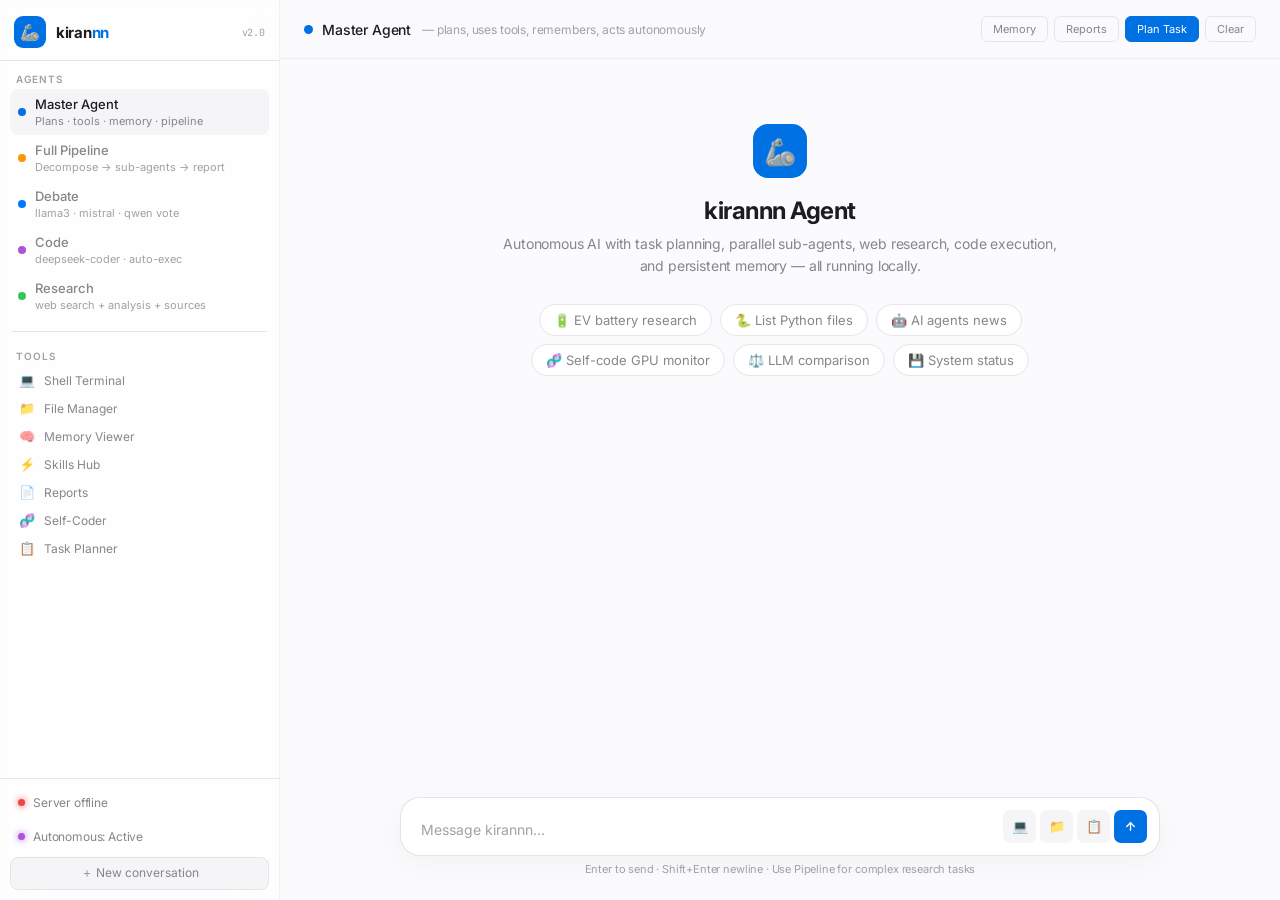
<file: index.html>
<!DOCTYPE html>
<html lang="en">
<head>
<meta charset="UTF-8"/><meta name="viewport" content="width=device-width,initial-scale=1"/>
<title>kirannn</title>
<link href="https://fonts.googleapis.com/css2?family=Inter:wght@400;500;600&family=JetBrains+Mono:wght@400;500&display=swap" rel="stylesheet">
<style>
:root{
  --bg:#fbfbfd;--sb:rgba(255, 255, 255, 0.65);--s1:#ffffff;--s2:#f5f5f7;--s3:#e8e8ed;
  --b:#e5e5ea;--b2:#d1d1d6;--t:#1d1d1f;--m:#86868b;--d:#a1a1a6;
  --acc:#0071e3;--acc2:rgba(0,113,227,.13);
  --blue:#007aff;--pur:#af52de;--grn:#34c759;--org:#ff9500;--pnk:#ff2d55;--ind:#5856d6;
  --font:'Inter', -apple-system, BlinkMacSystemFont, 'Segoe UI', Roboto, Helvetica, Arial, sans-serif;
  --mono:'JetBrains Mono', SFMono-Regular, Consolas, monospace;
}
*{box-sizing:border-box;margin:0;padding:0; -webkit-font-smoothing: antialiased;}
body{font-family:var(--font);background:var(--bg);color:var(--t);height:100vh;display:flex;overflow:hidden; letter-spacing: -0.01em;}

/* SIDEBAR */
#sb{width:280px;min-width:280px;background:var(--sb);backdrop-filter: blur(20px) saturate(180%); -webkit-backdrop-filter: blur(20px) saturate(180%); display:flex;flex-direction:column;border-right:1px solid rgba(0,0,0,0.05);height:100vh;overflow-y:auto; z-index: 10;}
.logo{padding:16px 14px 12px;display:flex;align-items:center;gap:10px;border-bottom:1px solid var(--b);flex-shrink:0}
.logo-ico{width:32px;height:32px;background:var(--acc);border-radius:9px;display:grid;place-items:center;font-size:16px;flex-shrink:0}
.logo-txt{font-size:15px;font-weight:700;letter-spacing:-.02em}
.logo-txt span{color:var(--acc)}
.logo-ver{margin-left:auto;font-size:10px;color:var(--d);font-family:var(--mono)}

.sec{padding:12px 10px 6px}
.sec-lbl{font-size:10px;font-weight:600;color:var(--d);text-transform:uppercase;letter-spacing:.1em;padding:0 6px;margin-bottom:4px}

.ab{display:flex;align-items:center;gap:9px;padding:7px 8px;border-radius:8px;cursor:pointer;transition:background .15s;border:none;background:none;width:100%;color:var(--m);font-family:var(--font);font-size:13px;text-align:left}
.ab:hover{background:var(--s1);color:var(--t)}
.ab.active{background:var(--s2);color:var(--t)}
.adot{width:8px;height:8px;border-radius:50%;flex-shrink:0}
.ameta strong{display:block;font-weight:500;font-size:13px}
.ameta small{font-size:11px;color:var(--d)}
.ab.active .ameta small{color:var(--m)}

hr.div{border:none;border-top:1px solid var(--b);margin:6px 12px}

.tb{display:flex;align-items:center;gap:8px;padding:6px 8px;border-radius:7px;cursor:pointer;font-size:12px;color:var(--m);transition:all .15s;border:none;background:none;width:100%;font-family:var(--font)}
.tb:hover{background:var(--s1);color:var(--t)}
.tb-ico{font-size:13px;width:18px;text-align:center}

.sb-foot{margin-top:auto;padding:10px;border-top:1px solid var(--b);display:flex;flex-direction:column;gap:7px;flex-shrink:0}
.stat-row{display:flex;align-items:center;gap:8px;font-size:12px;color:var(--m);padding:6px 8px;background:var(--s1);border-radius:7px}
.pulse{width:7px;height:7px;border-radius:50%;background:var(--grn);box-shadow:0 0 7px var(--grn);animation:pa 2s infinite}
.pulse.off{background:#ef4444;box-shadow:0 0 7px #ef4444;animation:none}
@keyframes pa{0%,100%{opacity:1}50%{opacity:.35}}
.new-btn{width:100%;padding:7px;background:var(--s2);border:1px solid var(--b);border-radius:8px;color:var(--m);font-size:12px;font-family:var(--font);cursor:pointer;display:flex;align-items:center;justify-content:center;gap:6px;transition:all .15s}
.new-btn:hover{background:var(--s3);color:var(--t)}

/* MAIN */
#main{flex:1;display:flex;flex-direction:column;overflow:hidden}

/* TOPBAR */
#top{padding:16px 24px;background: rgba(251, 251, 253, 0.8); backdrop-filter: blur(12px); border-bottom:1px solid rgba(0,0,0,0.05);display:flex;align-items:center;justify-content:space-between;flex-shrink:0; z-index: 5;}
.tl{display:flex;align-items:center;gap:9px}
.tl-dot{width:9px;height:9px;border-radius:50%}
.tl-name{font-size:14px;font-weight:500}
.tl-desc{font-size:12px;color:var(--d);margin-left:2px}
.tr{display:flex;gap:6px}
.tbtn{padding:5px 11px;background:transparent;border:1px solid var(--b);border-radius:6px;color:var(--m);font-size:11px;font-family:var(--font);cursor:pointer;transition:all .15s}
.tbtn:hover{background:var(--s1);color:var(--t)}
.tbtn.accent{background:var(--acc);border-color:var(--acc);color:#fff}
.tbtn.accent:hover{opacity:.85}

/* MESSAGES */
#msgs{flex:1;overflow-y:auto;padding:20px 0}
#msgs::-webkit-scrollbar{width:3px}
#msgs::-webkit-scrollbar-thumb{background:var(--b);border-radius:2px}
.mw{max-width:760px;margin:0 auto;padding:4px 20px;animation:fu .2s ease}
@keyframes fu{from{opacity:0;transform:translateY(6px)}to{opacity:1;transform:translateY(0)}}

/* User */
.ur{display:flex;justify-content:flex-end; margin-bottom: 24px;}
.ub{background:var(--acc);color:#ffffff;border-radius:20px 20px 4px 20px;padding:12px 18px;font-size:15px;line-height:1.55;max-width:75%; box-shadow: 0 4px 14px rgba(0, 113, 227, 0.15);}

/* AI */
.air{display:flex;flex-direction:column;gap:10px; margin-bottom: 24px;}
.ai-who{display:flex;align-items:center;gap:7px;font-size:12px;font-weight:600;text-transform:uppercase;letter-spacing:.05em;color:var(--m)}
.ai-dot{width:8px;height:8px;border-radius:50%}
.ai-body{font-size:15px;line-height:1.7;padding-left:15px; color:var(--t);}

/* Plan card */
.plan-card{margin-left:13px;background:var(--s1);border:1px solid var(--b);border-radius:10px;padding:14px;margin-bottom:8px}
.plan-title{font-size:12px;font-weight:600;color:var(--acc);text-transform:uppercase;letter-spacing:.06em;margin-bottom:10px;display:flex;align-items:center;gap:6px}
.plan-step{display:flex;align-items:flex-start;gap:8px;padding:5px 0;border-bottom:1px solid var(--b);font-size:12px}
.plan-step:last-child{border-bottom:none}
.ps-badge{font-size:10px;font-weight:600;padding:2px 6px;border-radius:4px;flex-shrink:0;font-family:var(--mono)}
.ps-parallel{background:rgba(96,165,250,.15);color:var(--blue)}
.ps-seq{background:rgba(250,150,60,.15);color:var(--org)}

/* Tool trace */
.trace{padding-left:13px;display:flex;flex-direction:column;gap:4px;margin-bottom:6px}
.trace-item{background:var(--s1);border-radius:6px;padding:5px 10px;font-size:12px;font-family:var(--mono);color:var(--m);border-left:2px solid var(--acc);display:flex;align-items:center;gap:6px}
.ti-ok{border-left-color:var(--grn)}
.ti-name{color:var(--acc);font-weight:500}
.ti-ok .ti-name{color:var(--grn)}

/* Debate */
.dg{padding-left:13px;display:flex;flex-direction:column;gap:8px}
.mc{background:var(--s1);border-radius:9px;padding:11px 13px}
.mh{font-size:11px;font-weight:600;text-transform:uppercase;letter-spacing:.07em;margin-bottom:6px;display:flex;align-items:center;gap:6px}
.md-dot{width:6px;height:6px;border-radius:50%;display:inline-block}
.mt{font-size:13.5px;line-height:1.6}
.best-card{background:rgba(232,66,12,.07);border:1px solid rgba(232,66,12,.22);border-radius:9px;padding:11px 13px}
.best-h{font-size:11px;font-weight:600;text-transform:uppercase;letter-spacing:.07em;color:var(--acc);margin-bottom:6px}

/* Research */
.rc{padding-left:13px}
.src-list{display:flex;flex-wrap:wrap;gap:6px;margin-top:8px}
.src-chip{font-size:11px;padding:3px 8px;background:var(--s1);border-radius:4px;color:var(--m);font-family:var(--mono);white-space:nowrap;overflow:hidden;text-overflow:ellipsis;max-width:200px}

/* Confidence badges */
.conf-high{color:#4ade80;font-weight:600}
.conf-med{color:#fbbf24;font-weight:600}
.conf-low{color:#f87171;font-weight:600}

/* Code */
pre{background:var(--s1);border-radius:8px;padding:12px;font-family:var(--mono);font-size:12.5px;overflow-x:auto;margin:8px 0;border:1px solid var(--b)}
code{font-family:var(--mono);font-size:12.5px;background:var(--s1);padding:2px 5px;border-radius:4px}

/* Typing */
.typing{max-width:760px;margin:0 auto;padding:8px 20px}
.dots{display:flex;gap:4px;padding-left:13px}
.dots span{width:6px;height:6px;background:var(--d);border-radius:50%;animation:bo 1.2s infinite}
.dots span:nth-child(2){animation-delay:.2s}
.dots span:nth-child(3){animation-delay:.4s}
@keyframes bo{0%,60%,100%{transform:translateY(0)}30%{transform:translateY(-5px)}}

/* Welcome */
#wc{max-width:600px;margin:45px auto;padding:0 20px;text-align:center}
.wc-ico{width:54px;height:54px;background:var(--acc);border-radius:15px;display:grid;place-items:center;font-size:26px;margin:0 auto 18px}
.wc-t{font-size:24px;font-weight:700;letter-spacing:-.02em;margin-bottom:8px}
.wc-s{font-size:14px;color:var(--m);line-height:1.6;margin-bottom:26px}
.chips{display:flex;flex-wrap:wrap;gap:8px;justify-content:center}
.chip{padding:7px 14px;background:var(--s1);border:1px solid var(--b);border-radius:20px;font-size:13px;color:var(--m);cursor:pointer;transition:all .15s;font-family:var(--font)}
.chip:hover{background:var(--s2);color:var(--t);border-color:var(--m)}

/* INPUT */
#inp{padding:16px 24px 24px;flex-shrink:0;background: linear-gradient(0deg, var(--bg) 60%, transparent);}
.ib{max-width:760px;margin:0 auto;background:var(--s1);border:1px solid rgba(0,0,0,0.1);border-radius:20px;display:flex;align-items:flex-end;gap:8px;padding:12px 12px 12px 20px;transition:all .2s; box-shadow: 0 8px 30px rgba(0,0,0,0.04);}
.ib:focus-within{border-color:var(--acc); box-shadow: 0 8px 30px rgba(0, 113, 227, 0.1);}
#pr{flex:1;background:none;border:none;outline:none;color:var(--t);font-size:14px;font-family:var(--font);line-height:1.5;resize:none;max-height:150px;min-height:24px}
#pr::placeholder{color:var(--d)}
.ia{display:flex;gap:4px}
.iab{width:33px;height:33px;border-radius:7px;border:none;background:var(--s2);color:var(--m);cursor:pointer;display:grid;place-items:center;font-size:13px;transition:all .15s;flex-shrink:0}
.iab:hover{background:var(--b);color:var(--t)}
#sb-btn{background:var(--acc);color:#fff}
#sb-btn:hover{opacity:.85}
#sb-btn:disabled{opacity:.3;cursor:not-allowed}
.hint{max-width:760px;margin:6px auto 0;text-align:center;font-size:11px;color:var(--d)}

/* MODALS */
.mb{position:fixed;inset:0;background:rgba(0,0,0,.3);display:flex;align-items:center;justify-content:center;z-index:100;backdrop-filter:blur(8px); -webkit-backdrop-filter:blur(8px);}
.mo{background:rgba(255,255,255,0.85);backdrop-filter:blur(25px) saturate(200%); -webkit-backdrop-filter:blur(25px) saturate(200%); border:1px solid rgba(0,0,0,0.1);border-radius:24px;padding:28px;width:520px;max-width:95vw;max-height:85vh;overflow-y:auto; box-shadow: 0 24px 48px rgba(0,0,0,0.1);}
.mo h3{font-size:18px;font-weight:600;margin-bottom:20px;display:flex;align-items:center;gap:10px;letter-spacing:-0.02em;}
.mo input,.mo textarea,.mo select{width:100%;background:var(--bg);border:1px solid var(--b2);border-radius:12px;padding:12px 16px;color:var(--t);font-size:14px;font-family:var(--font);outline:none;margin-bottom:12px; transition:border 0.2s;}
.mo input:focus,.mo textarea:focus{border-color:var(--acc); box-shadow: 0 0 0 3px var(--acc2);}
.mo textarea{resize:vertical;min-height:100px;font-family:var(--mono); line-height:1.5;}
.mbtns{display:flex;gap:8px;justify-content:flex-end;margin-top:4px}
.mbtn{padding:7px 15px;border-radius:7px;border:none;cursor:pointer;font-size:13px;font-family:var(--font)}
.mbtn.p{background:var(--acc);color:#fff}
.mbtn.s{background:var(--s2);color:var(--m)}
.mbtn.s:hover{background:var(--s3);color:var(--t)}
.pre-out{background:var(--bg);border:1px solid var(--b);border-radius:7px;padding:10px;font-family:var(--mono);font-size:12px;color:var(--grn);min-height:60px;white-space:pre-wrap;margin-bottom:8px;display:none;max-height:200px;overflow-y:auto}
.hidden{display:none!important}

/* Pipeline progress */
.pipe-steps{display:flex;gap:0;margin:8px 0;padding-left:13px}
.ps{display:flex;align-items:center;gap:5px;font-size:11px;color:var(--d)}
.ps-dot{width:22px;height:22px;border-radius:50%;background:var(--s2);border:2px solid var(--b);display:grid;place-items:center;font-size:10px;flex-shrink:0}
.ps-dot.done{background:var(--grn);border-color:var(--grn);color:#000}
.ps-dot.active{background:var(--acc);border-color:var(--acc);color:#fff;animation:pa .8s infinite}
.ps-line{width:30px;height:2px;background:var(--b)}
.ps-line.done{background:var(--grn)}

/* Report card */
.rep-card{margin-left:13px;background:rgba(74,222,128,.06);border:1px solid rgba(74,222,128,.2);border-radius:9px;padding:10px 13px;font-size:12px;display:flex;align-items:center;gap:8px}
.rep-card a{color:var(--grn);text-decoration:none;font-family:var(--mono)}
.rep-card a:hover{text-decoration:underline}
</style>
</head>
<body>

<aside id="sb">
  <div class="logo">
    <div class="logo-ico">🦾</div>
    <div class="logo-txt">kiran<span>nn</span></div>
    <div class="logo-ver">v2.0</div>
  </div>

  <div class="sec">
    <div class="sec-lbl">Agents</div>
    <button class="ab active" id="btn-agent" onclick="sel('agent')">
      <div class="adot" style="background:var(--acc)"></div>
      <div class="ameta"><strong>Master Agent</strong><small>Plans · tools · memory · pipeline</small></div>
    </button>
    <button class="ab" id="btn-pipeline" onclick="sel('pipeline')">
      <div class="adot" style="background:var(--org)"></div>
      <div class="ameta"><strong>Full Pipeline</strong><small>Decompose → sub-agents → report</small></div>
    </button>
    <button class="ab" id="btn-debate" onclick="sel('debate')">
      <div class="adot" style="background:var(--blue)"></div>
      <div class="ameta"><strong>Debate</strong><small>llama3 · mistral · qwen vote</small></div>
    </button>
    <button class="ab" id="btn-code" onclick="sel('code')">
      <div class="adot" style="background:var(--pur)"></div>
      <div class="ameta"><strong>Code</strong><small>deepseek-coder · auto-exec</small></div>
    </button>
    <button class="ab" id="btn-research" onclick="sel('research')">
      <div class="adot" style="background:var(--grn)"></div>
      <div class="ameta"><strong>Research</strong><small>web search + analysis + sources</small></div>
    </button>
  </div>

  <hr class="div"/>

  <div class="sec">
    <div class="sec-lbl">Tools</div>
    <button class="tb" onclick="openMo('sh-mo')"><span class="tb-ico">💻</span>Shell Terminal</button>
    <button class="tb" onclick="openMo('fi-mo')"><span class="tb-ico">📁</span>File Manager</button>
    <button class="tb" onclick="openMo('mm-mo')"><span class="tb-ico">🧠</span>Memory Viewer</button>
    <button class="tb" onclick="openMo('sk-mo')"><span class="tb-ico">⚡</span>Skills Hub</button>
    <button class="tb" onclick="openMo('rp-mo')"><span class="tb-ico">📄</span>Reports</button>
    <button class="tb" onclick="openMo('sc-mo')"><span class="tb-ico">🧬</span>Self-Coder</button>
    <button class="tb" onclick="openMo('pl-mo')"><span class="tb-ico">📋</span>Task Planner</button>
  </div>

  <div class="sb-foot">
    <div class="stat-row"><div class="pulse" id="srvdot"></div><span id="srvtxt">Checking…</span></div>
    <div class="stat-row"><div class="pulse" style="background:var(--pur);box-shadow:0 0 7px var(--pur)"></div><span>Autonomous: Active</span></div>
    <button class="new-btn" onclick="newChat()">＋ New conversation</button>
  </div>
</aside>

<main id="main">
  <div id="top">
    <div class="tl">
      <div class="tl-dot" id="tldot" style="background:var(--acc)"></div>
      <span class="tl-name" id="tlname">Master Agent</span>
      <span class="tl-desc" id="tldesc">— plans, uses tools, remembers, acts autonomously</span>
    </div>
    <div class="tr">
      <button class="tbtn" onclick="openMo('mm-mo')">Memory</button>
      <button class="tbtn" onclick="openMo('rp-mo')">Reports</button>
      <button class="tbtn accent" onclick="openMo('pl-mo')">Plan Task</button>
      <button class="tbtn" onclick="newChat()">Clear</button>
    </div>
  </div>

  <div id="msgs">
    <div id="wc">
      <div class="wc-ico">🦾</div>
      <div class="wc-t">kirannn Agent</div>
      <div class="wc-s">Autonomous AI with task planning, parallel sub-agents, web research, code execution, and persistent memory — all running locally.</div>
      <div class="chips">
        <button class="chip" onclick="chip('Research the impact of solid-state batteries on the EV market')">🔋 EV battery research</button>
        <button class="chip" onclick="chip('Write and run a Python script to find all .py files in C:/my_ai_team')">🐍 List Python files</button>
        <button class="chip" onclick="chip('What are the latest developments in autonomous AI agents?')">🤖 AI agents news</button>
        <button class="chip" onclick="chip('Create a new skill for monitoring GPU usage')">🧬 Self-code GPU monitor</button>
        <button class="chip" onclick="chip('Analyze and compare GPT-4 vs Claude vs Gemini capabilities')">⚖️ LLM comparison</button>
        <button class="chip" onclick="chip('Check what models are loaded in Ollama and show system status')">💾 System status</button>
      </div>
    </div>
  </div>

  <div id="inp">
    <div class="ib">
      <textarea id="pr" rows="1" placeholder="Message kirannn…" onkeydown="hk(event)" oninput="ar(this)"></textarea>
      <div class="ia">
        <button class="iab" title="Shell" onclick="openMo('sh-mo')">💻</button>
        <button class="iab" title="Files" onclick="openMo('fi-mo')">📁</button>
        <button class="iab" title="Plan" onclick="openMo('pl-mo')">📋</button>
        <button id="sb-btn" class="iab" onclick="send()" title="Send">
          <svg width="13" height="13" viewBox="0 0 24 24" fill="none" stroke="currentColor" stroke-width="2.5" stroke-linecap="round"><line x1="12" y1="19" x2="12" y2="5"/><polyline points="5 12 12 5 19 12"/></svg>
        </button>
      </div>
    </div>
    <div class="hint">Enter to send · Shift+Enter newline · Use Pipeline for complex research tasks</div>
  </div>
</main>

<!-- SHELL MODAL -->
<div class="mb hidden" id="sh-mo">
  <div class="mo">
    <h3>💻 Shell Terminal</h3>
    <input id="sh-cmd" placeholder="e.g. ollama ps  or  dir C:\my_ai_team" onkeydown="if(event.key=='Enter')runShell()"/>
    <div class="pre-out" id="sh-out"></div>
    <div class="mbtns">
      <button class="mbtn s" onclick="closeMo('sh-mo')">Close</button>
      <button class="mbtn p" onclick="runShell()">▶ Run</button>
    </div>
  </div>
</div>

<!-- FILE MODAL -->
<div class="mb hidden" id="fi-mo">
  <div class="mo">
    <h3>📁 File Manager</h3>
    <input id="fi-path" placeholder="Path e.g. C:\my_ai_team" oninput="debList()"/>
    <div id="fi-list" style="background:var(--bg);border:1px solid var(--b);border-radius:7px;padding:8px;font-size:12px;font-family:var(--mono);min-height:60px;max-height:180px;overflow-y:auto;margin-bottom:8px;color:var(--m)">Enter a path above</div>
    <textarea id="fi-cont" placeholder="File content (to write)…" rows="4"></textarea>
    <div class="mbtns">
      <button class="mbtn s" onclick="closeMo('fi-mo')">Close</button>
      <button class="mbtn s" onclick="readFile()">Read</button>
      <button class="mbtn p" onclick="writeFile()">Write</button>
    </div>
  </div>
</div>

<!-- MEMORY MODAL -->
<div class="mb hidden" id="mm-mo">
  <div class="mo" style="width:620px">
    <h3>🧠 Memory Viewer</h3>
    <div id="mm-cont" style="background:var(--bg);border:1px solid var(--b);border-radius:7px;padding:12px;font-size:12px;font-family:var(--mono);max-height:320px;overflow-y:auto;white-space:pre-wrap;margin-bottom:8px;color:var(--m)">Loading…</div>
    <input id="mm-entry" placeholder="Add to memory…"/>
    <div class="mbtns">
      <button class="mbtn s" onclick="closeMo('mm-mo')">Close</button>
      <button class="mbtn s" onclick="loadEpisodic()">View Episodic Stats</button>
      <button class="mbtn p" onclick="saveMem()">Save to Memory</button>
    </div>
  </div>
</div>

<!-- SKILLS MODAL -->
<div class="mb hidden" id="sk-mo">
  <div class="mo">
    <h3>⚡ Skills Hub</h3>
    <div id="sk-list" style="font-size:13px;min-height:60px;margin-bottom:12px">Loading…</div>
    <div class="mbtns"><button class="mbtn s" onclick="closeMo('sk-mo')">Close</button></div>
  </div>
</div>

<!-- REPORTS MODAL -->
<div class="mb hidden" id="rp-mo">
  <div class="mo" style="width:600px">
    <h3>📄 Saved Reports</h3>
    <div id="rp-list" style="font-size:13px;min-height:60px;margin-bottom:8px">Loading…</div>
    <div id="rp-view" style="background:var(--bg);border:1px solid var(--b);border-radius:7px;padding:12px;font-size:12px;max-height:300px;overflow-y:auto;white-space:pre-wrap;display:none;color:var(--m);font-family:var(--mono);margin-bottom:8px"></div>
    <div class="mbtns"><button class="mbtn s" onclick="closeMo('rp-mo')">Close</button></div>
  </div>
</div>

<!-- SELF-CODER MODAL -->
<div class="mb hidden" id="sc-mo">
  <div class="mo">
    <h3>🧬 Self-Coder — Create New Skill</h3>
    <p style="font-size:12px;color:var(--m);margin-bottom:10px">Describe a capability you want. kirannn will write the Python code and add it to Skills Hub automatically.</p>
    <input id="sc-cap" placeholder="e.g. Monitor GPU temperature and usage on Windows"/>
    <div class="pre-out" id="sc-out"></div>
    <div class="mbtns">
      <button class="mbtn s" onclick="closeMo('sc-mo')">Close</button>
      <button class="mbtn p" onclick="runSelfCode()">🧬 Generate Skill</button>
    </div>
  </div>
</div>

<!-- TASK PLANNER MODAL -->
<div class="mb hidden" id="pl-mo">
  <div class="mo" style="width:620px">
    <h3>📋 Task Planner</h3>
    <p style="font-size:12px;color:var(--m);margin-bottom:10px">Enter a complex goal. kirannn will decompose it into sub-tasks and show you the plan before executing.</p>
    <input id="pl-goal" placeholder="e.g. Research the impact of AI on the job market in India"/>
    <div id="pl-result" style="background:var(--bg);border:1px solid var(--b);border-radius:7px;padding:12px;font-size:12px;font-family:var(--mono);max-height:300px;overflow-y:auto;white-space:pre-wrap;display:none;margin-bottom:8px;color:var(--m)"></div>
    <div class="mbtns">
      <button class="mbtn s" onclick="closeMo('pl-mo')">Close</button>
      <button class="mbtn s" onclick="planOnly()">📋 Plan Only</button>
      <button class="mbtn p" onclick="planAndExecute()">⚡ Plan + Execute</button>
    </div>
  </div>
</div>

<script>
const API='http://127.0.0.1:8000';
let ag='agent', sid=rndId();
function rndId(){return Math.random().toString(36).slice(2,8)}

const AGENTS={
  agent:    {c:'#e8420c', desc:'— plans, uses tools, remembers, acts autonomously', lbl:'Master Agent'},
  pipeline: {c:'#fb923c', desc:'— full decompose → parallel sub-agents → synthesized report', lbl:'Full Pipeline'},
  debate:   {c:'#60a5fa', desc:'— three models debate, qwen votes best', lbl:'Debate'},
  code:     {c:'#a78bfa', desc:'— deepseek-coder with auto-execution', lbl:'Code'},
  research: {c:'#4ade80', desc:'— web search + extraction + confidence analysis', lbl:'Research'},
};

// ── Status ──────────────────────────────────────────────────────────────────
async function checkStatus(){
  try{
    const r=await fetch(API+'/health',{signal:AbortSignal.timeout(3000)});
    const d=await r.json();
    const ok=d.ollama==='ok';
    document.getElementById('srvdot').className='pulse'+(ok?'':' off');
    document.getElementById('srvtxt').textContent=ok?`Online · ${d.models?.length||0} models`:'Ollama offline';
  }catch{
    document.getElementById('srvdot').className='pulse off';
    document.getElementById('srvtxt').textContent='Server offline';
  }
}
checkStatus(); setInterval(checkStatus,15000);

// ── Agent select ─────────────────────────────────────────────────────────────
function sel(name){
  ag=name;
  document.querySelectorAll('.ab').forEach(b=>b.classList.remove('active'));
  document.getElementById('btn-'+name).classList.add('active');
  const a=AGENTS[name];
  document.getElementById('tldot').style.background=a.c;
  document.getElementById('tlname').textContent=a.lbl;
  document.getElementById('tldesc').textContent=a.desc;
  newChat();
}

function newChat(){
  document.getElementById('msgs').innerHTML=`
    <div id="wc">
      <div class="wc-ico">🦾</div>
      <div class="wc-t">kirannn Agent</div>
      <div class="wc-s">Autonomous AI with task planning, parallel sub-agents, web research, code execution, and persistent memory.</div>
      <div class="chips">
        <button class="chip" onclick="chip('Research the impact of solid-state batteries on the EV market')">🔋 EV battery research</button>
        <button class="chip" onclick="chip('Write and run Python to list all .py files in current dir')">🐍 Run Python code</button>
        <button class="chip" onclick="chip('What is the latest in autonomous AI agents?')">🤖 AI agents news</button>
        <button class="chip" onclick="chip('Create a new skill for monitoring GPU usage')">🧬 Self-code GPU monitor</button>
      </div>
    </div>`;
  sid=rndId();
}

function chip(t){document.getElementById('pr').value=t;send();}

// ── Send ──────────────────────────────────────────────────────────────────────
async function send(){
  const ta=document.getElementById('pr');
  const text=ta.value.trim();
  if(!text)return;
  const w=document.getElementById('wc'); if(w)w.remove();
  ta.value=''; ta.style.height='auto';
  document.getElementById('sb-btn').disabled=true;
  appendUser(text);
  const typing=appendTyping();
  try{
    const endpoint=ag==='pipeline'?'/chat/pipeline':
                   ag==='debate'?'/chat/debate':
                   ag==='code'?'/chat/code':
                   ag==='research'?'/chat/research':'/chat/agent';
    const r=await fetch(API+endpoint,{
      method:'POST', headers:{'Content-Type':'application/json'},
      body:JSON.stringify({message:text,session_id:sid})
    });
    typing.remove();
    if(!r.ok)throw new Error(`HTTP ${r.status}`);
    const data=await r.json();
    appendAI(data);
  }catch(e){
    typing.remove();
    appendErr(e.message);
  }
  document.getElementById('sb-btn').disabled=false;
  ta.focus();
}

// ── Render messages ──────────────────────────────────────────────────────────
function appendUser(text){
  const m=document.getElementById('msgs');
  const d=document.createElement('div');d.className='mw';
  d.innerHTML=`<div class="ur"><div class="ub">${esc(text)}</div></div>`;
  m.appendChild(d);scroll();
}

function appendTyping(){
  const m=document.getElementById('msgs');
  const d=document.createElement('div');d.className='typing';
  d.innerHTML='<div class="dots"><span></span><span></span><span></span></div>';
  m.appendChild(d);scroll();return d;
}

function appendAI(data){
  const m=document.getElementById('msgs');
  const d=document.createElement('div');d.className='mw';
  const a=AGENTS[ag];
  let h=`<div class="air">
    <div class="ai-who"><div class="ai-dot" style="background:${a.c}"></div>${esc(a.lbl)}</div>`;

  // Pipeline mode — show plan + progress
  if(data.plan){
    h+=`<div class="plan-card"><div class="plan-title">📋 Task Plan</div>
      <div style="font-size:12px;font-family:var(--mono);color:var(--m);white-space:pre-wrap">${esc(data.plan).slice(0,800)}</div>
    </div>`;
  }

  // Tool trace
  const trace=data.trace||[];
  if(trace.length){
    h+='<div class="trace">';
    trace.forEach(t=>{
      const ok=t.result?.success!==false;
      h+=`<div class="trace-item ${ok?'ti-ok':''}">
        <span class="ti-name">${esc(t.tool||'')}</span>
        ${t.args?'<span style="color:var(--d)">'+esc(JSON.stringify(t.args)).slice(0,50)+'</span>':''}
        <span style="margin-left:auto">${ok?'✓':'✗'}</span>
      </div>`;
    });
    h+='</div>';
  }

  // Debate mode
  if(data.responses){
    const mc={llama3:'#fb923c',mistral:'#f472b6','qwen2.5:7b':'#818cf8',qwen:'#818cf8'};
    h+='<div class="dg">';
    for(const[m2,resp]of Object.entries(data.responses)){
      const c=mc[m2]||'#60a5fa';
      h+=`<div class="mc"><div class="mh" style="color:${c}"><span class="md-dot" style="background:${c}"></span>${esc(m2.toUpperCase())}</div>
        <div class="mt">${fmt(String(resp).slice(0,500))}</div></div>`;
    }
    if(data.best){
      h+=`<div class="best-card"><div class="best-h">⭐ Best — ${esc(data.winner||'')}</div>
        <div style="font-size:14px;line-height:1.65">${fmt(String(data.best))}</div></div>`;
    }
    h+='</div>';
  } else {
    // Normal response with confidence highlighting
    const resp=data.response||data.research||data.analysis||data.result||JSON.stringify(data);
    let formatted=fmt(String(resp));
    formatted=formatted.replace(/\[HIGH\]/g,'<span class="conf-high">[HIGH]</span>');
    formatted=formatted.replace(/\[MEDIUM\]/g,'<span class="conf-med">[MEDIUM]</span>');
    formatted=formatted.replace(/\[LOW\]/g,'<span class="conf-low">[LOW]</span>');
    h+=`<div class="ai-body">${formatted}</div>`;
  }

  // Research sources
  if(data.sources?.length){
    h+='<div class="rc"><div style="font-size:11px;color:var(--d);margin-bottom:4px">Sources</div><div class="src-list">';
    data.sources.forEach(s=>{ h+=`<div class="src-chip" title="${esc(s)}">${esc(s.replace(/https?:\/\//,'').slice(0,40))}</div>`; });
    h+='</div></div>';
  }

  // Report saved
  if(data.report_path){
    h+=`<div class="rep-card">📄 Report saved: <a href="#" onclick="viewReport('${esc(data.report_path.split(/[\\/]/).pop())}');return false">${esc(data.report_path.split(/[\\/]/).pop())}</a></div>`;
  }

  // Executed code output
  if(data.executed?.stdout){
    h+=`<div class="trace"><div class="trace-item ti-ok"><span class="ti-name">executed</span><pre style="margin:4px 0 0;font-size:11px">${esc(data.executed.stdout.slice(0,500))}</pre></div></div>`;
  }

  h+='</div>';
  d.innerHTML=h; m.appendChild(d);scroll();
}

function appendErr(msg){
  const m=document.getElementById('msgs');
  const d=document.createElement('div');d.className='mw';
  d.innerHTML=`<div class="air"><div class="ai-who"><div class="ai-dot" style="background:#ef4444"></div>Error</div>
    <div class="ai-body" style="color:#ef4444">⚠️ ${esc(msg)}<br><small style="color:var(--d)">Is uvicorn running? → uvicorn api.server:app --reload</small></div></div>`;
  m.appendChild(d);scroll();
}

function fmt(text){
  text=text.replace(/```(\w*)\n?([\s\S]*?)```/g,'<pre><code>$2</code></pre>');
  text=text.replace(/`([^`]+)`/g,'<code>$1</code>');
  text=text.replace(/\n/g,'<br>');
  return text;
}
function scroll(){const m=document.getElementById('msgs');m.scrollTop=m.scrollHeight}
function esc(s){return String(s).replace(/&/g,'&amp;').replace(/</g,'&lt;').replace(/>/g,'&gt;')}

// ── Modals ───────────────────────────────────────────────────────────────────
function openMo(id){
  document.getElementById(id).classList.remove('hidden');
  if(id==='mm-mo')loadMem();
  if(id==='sk-mo')loadSkills();
  if(id==='rp-mo')loadReports();
}
function closeMo(id){document.getElementById(id).classList.add('hidden')}
document.querySelectorAll('.mb').forEach(b=>{b.addEventListener('click',e=>{if(e.target===b)b.classList.add('hidden')})});

// Shell
async function runShell(){
  const cmd=document.getElementById('sh-cmd').value.trim();
  if(!cmd)return;
  const out=document.getElementById('sh-out');
  out.style.display='block'; out.textContent='Running…';
  try{
    const r=await fetch(API+'/shell',{method:'POST',headers:{'Content-Type':'application/json'},body:JSON.stringify({command:cmd})});
    const d=await r.json();
    out.textContent=d.stdout||d.stderr||'No output';
  }catch(e){out.textContent='Error: '+e.message}
}
document.getElementById('sh-cmd').addEventListener('keydown',e=>{if(e.key==='Enter')runShell()});

// Files
let listT;
function debList(){clearTimeout(listT);listT=setTimeout(listFiles,600)}
async function listFiles(){
  const path=document.getElementById('fi-path').value||'.';
  const el=document.getElementById('fi-list');
  try{
    const r=await fetch(API+'/files?path='+encodeURIComponent(path));
    const d=await r.json();
    if(d.result){
      el.innerHTML=d.result.map(i=>`<div style="padding:2px 0;cursor:pointer" onclick="document.getElementById('fi-path').value='${path.replace(/\\/g,'/')}/${i.name}';debList()">${i.type==='dir'?'📁':'📄'} ${i.name} ${i.size!=null?'<span style="color:var(--d)">('+i.size+' B)</span>':''}</div>`).join('');
    }else el.textContent=JSON.stringify(d);
  }catch(e){el.textContent='Error: '+e.message}
}
async function readFile(){
  const path=document.getElementById('fi-path').value;
  if(!path)return;
  const r=await fetch(API+'/files/read?path='+encodeURIComponent(path));
  const d=await r.json();
  document.getElementById('fi-cont').value=d.result||d.error||'';
}
async function writeFile(){
  const path=document.getElementById('fi-path').value;
  const content=document.getElementById('fi-cont').value;
  if(!path)return;
  const r=await fetch(API+'/files/write',{method:'POST',headers:{'Content-Type':'application/json'},body:JSON.stringify({path,content})});
  const d=await r.json();
  alert(d.result||d.error);
}

// Memory
async function loadMem(){
  try{
    const r=await fetch(API+'/memory');
    const d=await r.json();
    document.getElementById('mm-cont').textContent=d.result||'Empty';
  }catch(e){document.getElementById('mm-cont').textContent='Error: '+e.message}
}
async function saveMem(){
  const entry=document.getElementById('mm-entry').value.trim();
  if(!entry)return;
  await fetch(API+'/memory',{method:'POST',headers:{'Content-Type':'application/json'},body:JSON.stringify({entry})});
  document.getElementById('mm-entry').value='';
  loadMem();
}
async function loadEpisodic(){
  try{
    const r=await fetch(API+'/memory/episodic/stats');
    const d=await r.json();
    document.getElementById('mm-cont').textContent='[Episodic Stats]\n'+JSON.stringify(d,null,2);
  }catch(e){document.getElementById('mm-cont').textContent='Error: '+e.message}
}

// Skills
async function loadSkills(){
  try{
    const r=await fetch(API+'/skills');
    const d=await r.json();
    const el=document.getElementById('sk-list');
    if(!d.skills?.length){el.innerHTML='<div style="color:var(--d);font-size:13px">No skills yet. Use Self-Coder to create some!</div>';return}
    el.innerHTML=d.skills.map(s=>`<div style="padding:7px 0;border-bottom:1px solid var(--b);display:flex;justify-content:space-between;align-items:center">
      <div><strong style="color:var(--acc);font-size:13px">${s.name}</strong><br><small style="color:var(--d);font-family:var(--mono)">${s.file} · ${s.size}B</small></div>
      <span style="font-size:11px;color:var(--d)">${new Date(s.modified).toLocaleDateString()}</span>
    </div>`).join('');
  }catch(e){document.getElementById('sk-list').textContent='Error: '+e.message}
}

// Reports
async function loadReports(){
  try{
    const r=await fetch(API+'/reports');
    const d=await r.json();
    const el=document.getElementById('rp-list');
    if(!d.result?.length){el.innerHTML='<div style="color:var(--d);font-size:13px">No reports yet. Run a research or pipeline task.</div>';return}
    el.innerHTML=d.result.slice(-10).reverse().map(f=>`<div style="padding:6px 0;border-bottom:1px solid var(--b);display:flex;justify-content:space-between;align-items:center">
      <span style="font-size:13px;font-family:var(--mono);color:var(--m)">${f}</span>
      <button onclick="viewReport('${f}')" style="font-size:11px;padding:3px 9px;background:var(--s2);border:1px solid var(--b);border-radius:5px;color:var(--m);cursor:pointer">View</button>
    </div>`).join('');
  }catch(e){document.getElementById('rp-list').textContent='Error: '+e.message}
}
async function viewReport(name){
  const r=await fetch(API+'/reports/'+encodeURIComponent(name));
  const d=await r.json();
  const el=document.getElementById('rp-view');
  el.textContent=d.result||d.error||'';
  el.style.display='block';
}

// Self-Coder
async function runSelfCode(){
  const cap=document.getElementById('sc-cap').value.trim();
  if(!cap)return;
  const out=document.getElementById('sc-out');
  out.style.display='block'; out.textContent='🧬 Writing skill code…';
  try{
    const r=await fetch(API+'/self-code?capability='+encodeURIComponent(cap),{method:'POST'});
    const d=await r.json();
    if(d.success){
      out.textContent=`✅ Skill created: ${d.skill_name}\n\n${d.code}`;
    }else{
      out.textContent='❌ '+d.error;
    }
  }catch(e){out.textContent='Error: '+e.message}
}

// Task Planner
async function planOnly(){
  const goal=document.getElementById('pl-goal').value.trim();
  if(!goal)return;
  const el=document.getElementById('pl-result');
  el.style.display='block'; el.textContent='📋 Planning…';
  try{
    const r=await fetch(API+'/plan',{method:'POST',headers:{'Content-Type':'application/json'},body:JSON.stringify({goal,execute:false})});
    const d=await r.json();
    el.textContent=d.plan_md||JSON.stringify(d,null,2);
  }catch(e){el.textContent='Error: '+e.message}
}
async function planAndExecute(){
  const goal=document.getElementById('pl-goal').value.trim();
  if(!goal)return;
  closeMo('pl-mo');
  document.getElementById('pr').value=goal;
  sel('pipeline');
  send();
}

// Input helpers
function hk(e){if(e.key==='Enter'&&!e.shiftKey){e.preventDefault();send()}}
function ar(el){el.style.height='auto';el.style.height=Math.min(el.scrollHeight,150)+'px'}
</script>
</body>
</html>
</file>
